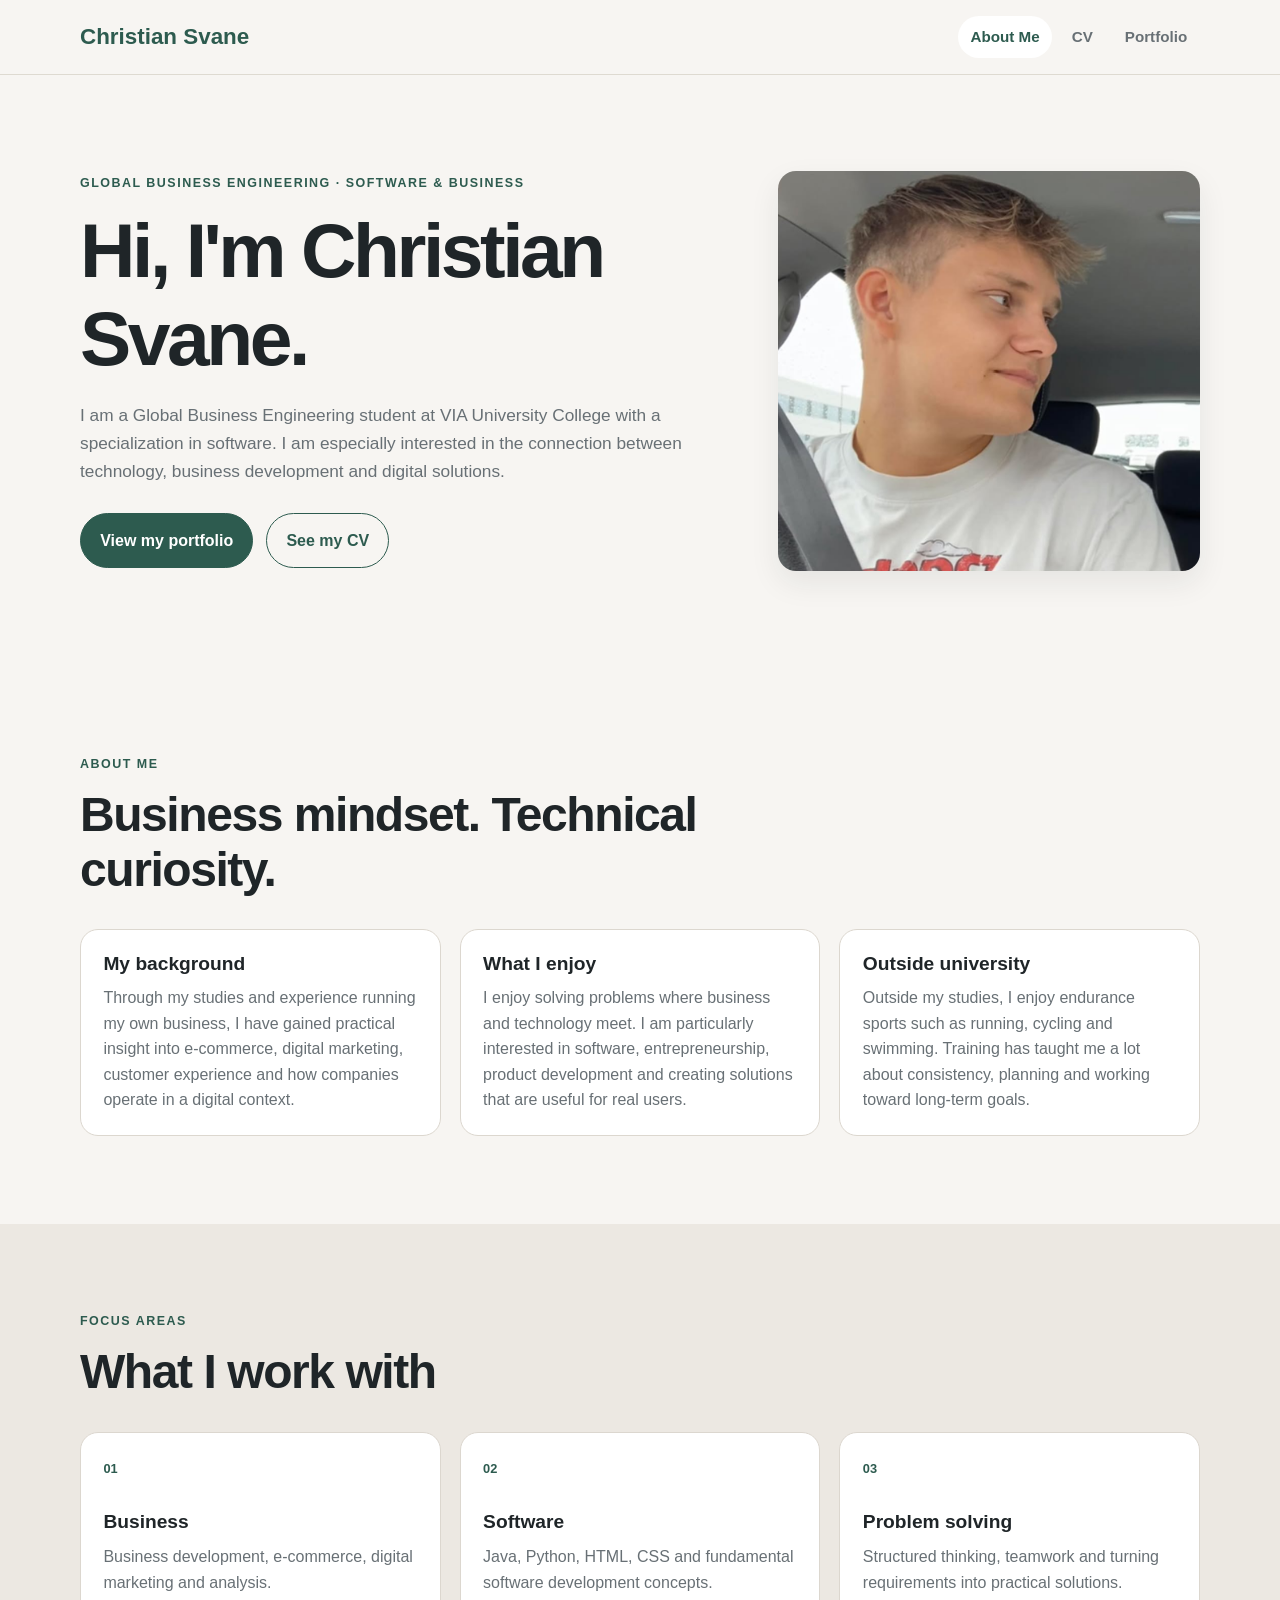
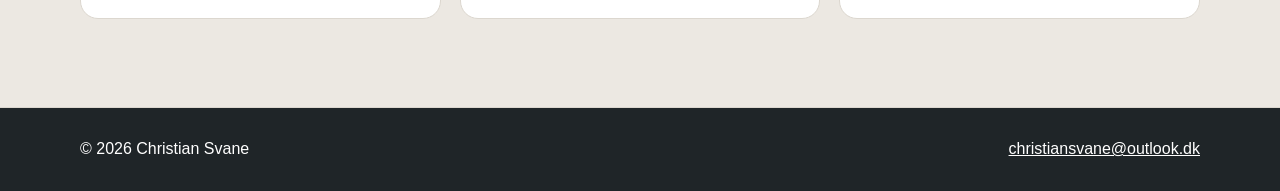
<file: index.html>
<!DOCTYPE html>
<html lang="en">
<head>
    <meta charset="UTF-8">
    <meta name="viewport" content="width=device-width, initial-scale=1.0">
    <meta name="description" content="Christian Svane - Global Business Engineering student specializing in software, business and digital solutions.">
    <title>Christian Svane | About Me</title>
    <link rel="stylesheet" href="CSS/styles.css">
</head>

<body>
    <header class="header">
        <div class="container menu-container">
            <a class="logo" href="index.html">Christian Svane</a>

            <nav aria-label="Main navigation">
                <ul class="menu">
                    <li><a class="active" href="index.html" aria-current="page">About Me</a></li>
                    <li><a href="cv.html">CV</a></li>
                    <li><a href="portfolio.html">Portfolio</a></li>
                </ul>
            </nav>
        </div>
    </header>

    <main>
        <section class="intro">
            <div class="container intro-layout">
                <div class="intro-content">
                    <p class="small-title">Global Business Engineering · Software & Business</p>
                    <h1>Hi, I'm Christian Svane.</h1>
                    <p class="intro-text">
                        I am a Global Business Engineering student at VIA University College with a
                        specialization in software. I am especially interested in the connection
                        between technology, business development and digital solutions.
                    </p>

                    <div class="buttons">
                        <a class="button green-button" href="portfolio.html">View my portfolio</a>
                        <a class="button white-button" href="cv.html">See my CV</a>
                    </div>
                </div>

                <div class="intro-picture">
                    <img
                        class="profile-picture"
                        src="images/profile-picture.png"
                        alt="Profile picture of Christian Svane">
                </div>
            </div>
        </section>

        <section class="section" aria-labelledby="about-heading">
            <div class="container">
                <div class="section-title">
                    <p class="small-title">About me</p>
                    <h2 id="about-heading">Business mindset. Technical curiosity.</h2>
                </div>

                <div class="about-boxes">
                    <article class="about-box">
                        <h3>My background</h3>
                        <p>
                            Through my studies and experience running my own business, I have gained
                            practical insight into e-commerce, digital marketing, customer experience
                            and how companies operate in a digital context.
                        </p>
                    </article>

                    <article class="about-box">
                        <h3>What I enjoy</h3>
                        <p>
                            I enjoy solving problems where business and technology meet. I am
                            particularly interested in software, entrepreneurship, product development
                            and creating solutions that are useful for real users.
                        </p>
                    </article>

                    <article class="about-box">
                        <h3>Outside university</h3>
                        <p>
                            Outside my studies, I enjoy endurance sports such as running, cycling and
                            swimming. Training has taught me a lot about consistency, planning and
                            working toward long-term goals.
                        </p>
                    </article>
                </div>
            </div>
        </section>

        <section class="section grey-section" aria-labelledby="skills-heading">
            <div class="container">
                <div class="section-title">
                    <p class="small-title">Focus areas</p>
                    <h2 id="skills-heading">What I work with</h2>
                </div>

                <div class="skill-boxes">
                    <article class="skill-box">
                        <span class="number">01</span>
                        <h3>Business</h3>
                        <p>Business development, e-commerce, digital marketing and analysis.</p>
                    </article>

                    <article class="skill-box">
                        <span class="number">02</span>
                        <h3>Software</h3>
                        <p>Java, Python, HTML, CSS and fundamental software development concepts.</p>
                    </article>

                    <article class="skill-box">
                        <span class="number">03</span>
                        <h3>Problem solving</h3>
                        <p>Structured thinking, teamwork and turning requirements into practical solutions.</p>
                    </article>
                </div>
            </div>
        </section>
    </main>

    <footer class="footer">
        <div class="container footer-container">
            <p>© 2026 Christian Svane</p>
            <a href="mailto:christiansvane@outlook.dk">christiansvane@outlook.dk</a>
        </div>
    </footer>
</body>
</html>
</file>
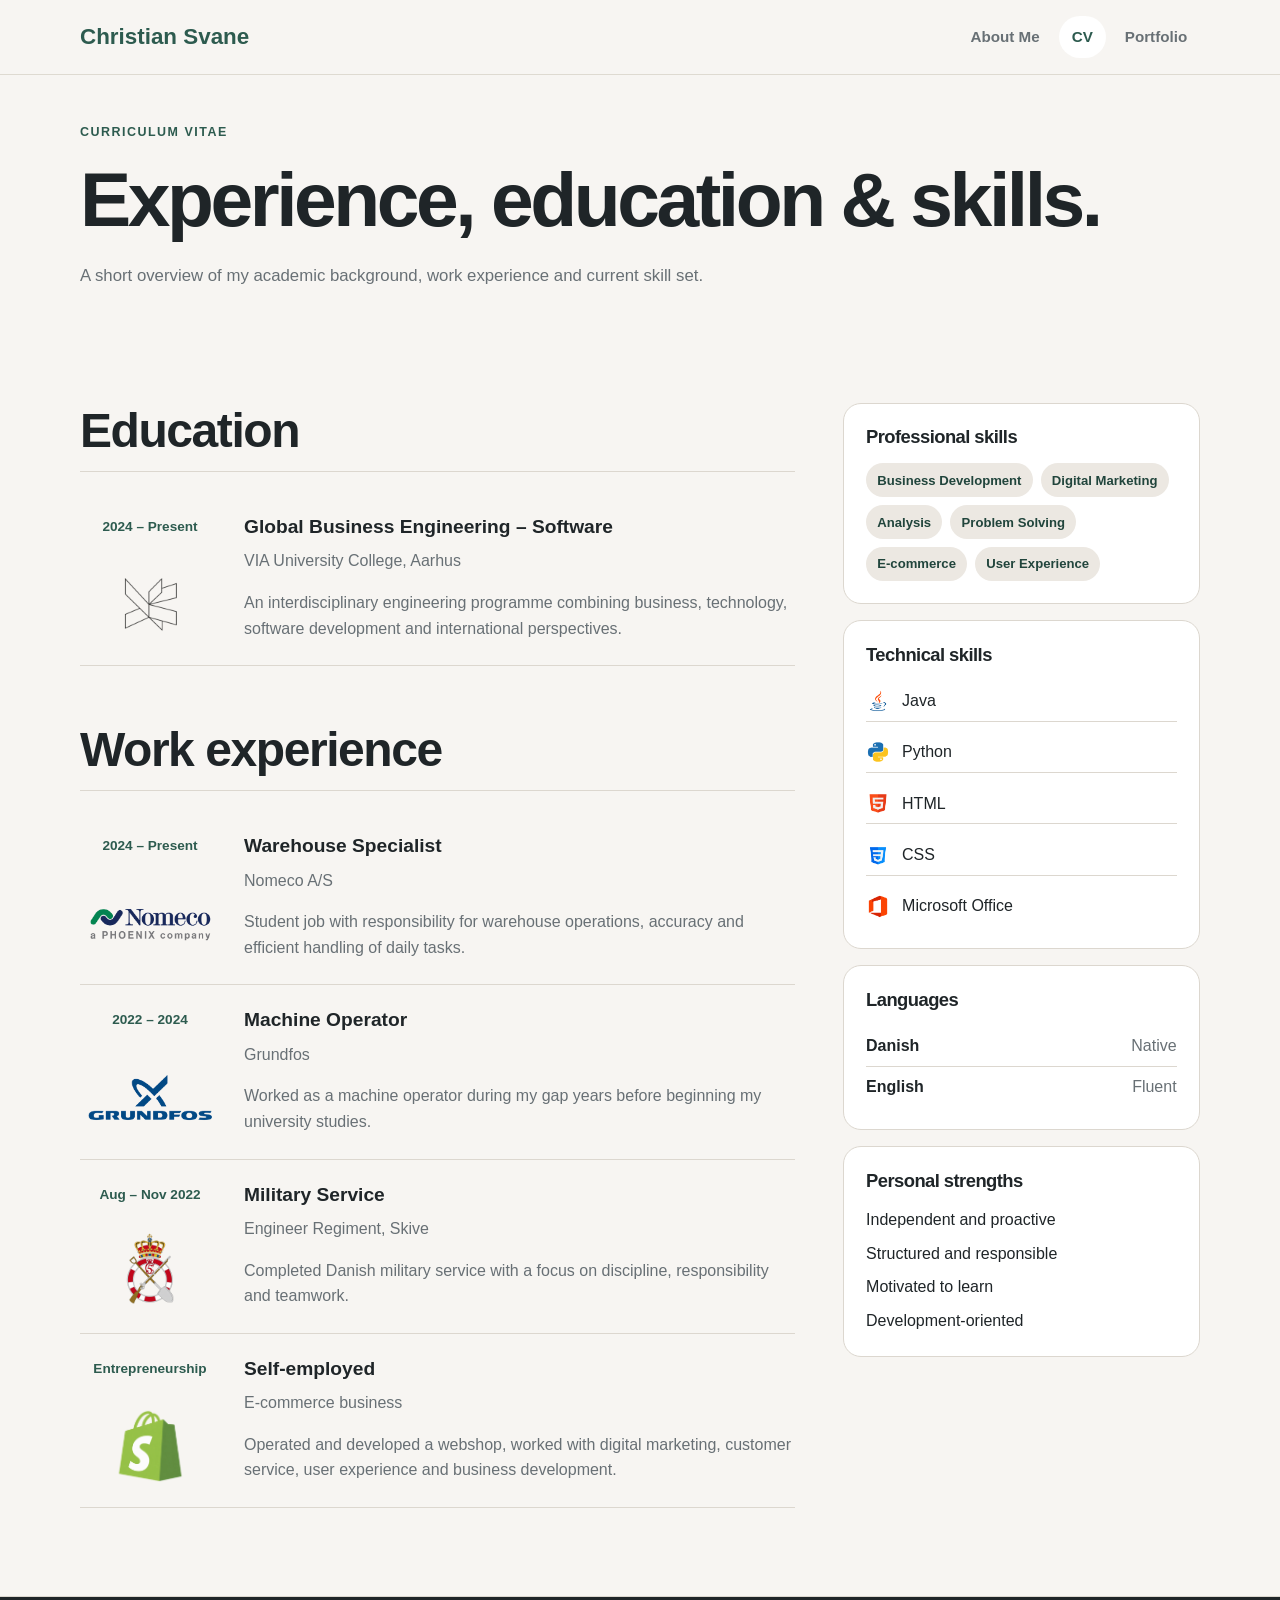
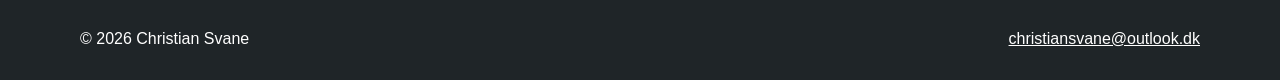
<file: cv.html>
<!DOCTYPE html>
<html lang="en">
<head>
    <meta charset="UTF-8">
    <meta name="viewport" content="width=device-width, initial-scale=1.0">
    <meta name="description" content="CV for Christian Svane - education, experience, skills and languages.">
    <title>Christian Svane | CV</title>
    <link rel="stylesheet" href="CSS/styles.css">
</head>

<body>
    <header class="header">
        <div class="container menu-container">
            <a class="logo" href="index.html">Christian Svane</a>

            <nav aria-label="Main navigation">
                <ul class="menu">
                    <li><a href="index.html">About Me</a></li>
                    <li><a class="active" href="cv.html" aria-current="page">CV</a></li>
                    <li><a href="portfolio.html">Portfolio</a></li>
                </ul>
            </nav>
        </div>
    </header>

    <main>
        <section class="page-title">
            <div class="container">
                <p class="small-title">Curriculum Vitae</p>
                <h1>Experience, education & skills.</h1>
                <p>
                    A short overview of my academic background, work experience and current skill set.
                </p>
            </div>
        </section>

        <section class="section">
            <div class="container cv-container">
                <div class="cv-content">
                    <section class="cv-section" aria-labelledby="education-heading">
                        <h2 id="education-heading">Education</h2>

                        <article class="cv-item">
                            <div class="cv-date">
                                <span>2024 – Present</span>
                                <img
                                    class="education-logo"
                                    src="images/via-logo.png"
                                    alt="VIA University College logo">
                            </div>
                            <div>
                                <h3>Global Business Engineering – Software</h3>
                                <p class="grey-text">VIA University College, Aarhus</p>
                                <p>
                                    An interdisciplinary engineering programme combining business,
                                    technology, software development and international perspectives.
                                </p>
                            </div>
                        </article>
                    </section>

                    <section class="cv-section" aria-labelledby="experience-heading">
                        <h2 id="experience-heading">Work experience</h2>

                        <article class="cv-item">
                            <div class="cv-date">
                                <span>2024 – Present</span>
                                <img
                                    class="company-logo"
                                    src="images/nomeco-logo.png"
                                    alt="Nomeco logo">
                            </div>
                            <div>
                                <h3>Warehouse Specialist</h3>
                                <p class="grey-text">Nomeco A/S</p>
                                <p>
                                    Student job with responsibility for warehouse operations,
                                    accuracy and efficient handling of daily tasks.
                                </p>
                                
                            </div>
                        </article>

                        <article class="cv-item">
                            <div class="cv-date">
                                <span>2022 – 2024</span>
                                <img
                                    class="company-logo"
                                    src="images/grundfos-logo.png"
                                    alt="Grundfos logo">
                            </div>
                            <div>
                                <h3>Machine Operator</h3>
                                <p class="grey-text">Grundfos</p>
                                <p>
                                    Worked as a machine operator during my gap years before beginning
                                    my university studies.
                                </p>
                        
                            </div>
                        </article>

                        <article class="cv-item">
                            <div class="cv-date">
                                <span>Aug – Nov 2022</span>
                                <img
                                    class="company-logo" src="images/igr-logo.png"
                                    alt="IGR logo">
                            </div>
                            <div>
                                <h3>Military Service</h3>
                                <p class="grey-text">Engineer Regiment, Skive</p>
                                <p>
                                    Completed Danish military service with a focus on discipline,
                                    responsibility and teamwork.
                                </p>
                            </div>
                        </article>

                        <article class="cv-item">
                            <div class="cv-date">
                                <span>Entrepreneurship</span>
                                 <img class="company-logo" src="images/shopify-logo.png" alt="Shopify logo">
                            </div>
                            <div>
                                <h3>Self-employed</h3>
                                <p class="grey-text">E-commerce business</p>
                                <p>
                                    Operated and developed a webshop, worked with digital marketing,
                                    customer service, user experience and business development.
                                </p>
                            </div>
                        </article>
                    </section>
                </div>

                <aside class="side-column" aria-label="Skills and additional information">
                    <section class="side-box">
                        <h2>Professional skills</h2>
                        <ul class="skills-list">
                            <li>Business Development</li>
                            <li>Digital Marketing</li>
                            <li>Analysis</li>
                            <li>Problem Solving</li>
                            <li>E-commerce</li>
                            <li>User Experience</li>
                        </ul>
                    </section>

                    <section class="side-box">
    <h2>Technical skills</h2>

    <ul class="computer-skills">
        <li>
            <img class="small-icon" src="images/java-logo.png" alt="">
            <span>Java</span>
        </li>
        <li>
            <img class="small-icon" src="images/python-logo.png" alt="">
            <span>Python</span>
        </li>
        <li>
            <img class="small-icon" src="images/html-logo.png" alt="">
            <span>HTML</span>
        </li>
        <li>
            <img class="small-icon" src="images/css-logo.png" alt="">
            <span>CSS</span>
        </li>
        <li>
            <img class="small-icon" src="images/office-logo.png" alt="">
            <span>Microsoft Office</span>
        </li>
    </ul>
</section>

                    <section class="side-box">
                        <h2>Languages</h2>
                        <dl class="language-list">
                            <div>
                                <dt>Danish</dt>
                                <dd>Native</dd>
                            </div>
                            <div>
                                <dt>English</dt>
                                <dd>Fluent</dd>
                            </div>
                        </dl>
                    </section>

                    <section class="side-box">
                        <h2>Personal strengths</h2>
                        <ul class="strengths-list">
                            <li>Independent and proactive</li>
                            <li>Structured and responsible</li>
                            <li>Motivated to learn</li>
                            <li>Development-oriented</li>
                        </ul>
                    </section>
                </aside>
            </div>
        </section>
    </main>

    <footer class="footer">
        <div class="container footer-container">
            <p>© 2026 Christian Svane</p>
            <a href="mailto:christiansvane@outlook.dk">christiansvane@outlook.dk</a>
        </div>
    </footer>
</body>
</html>
</file>
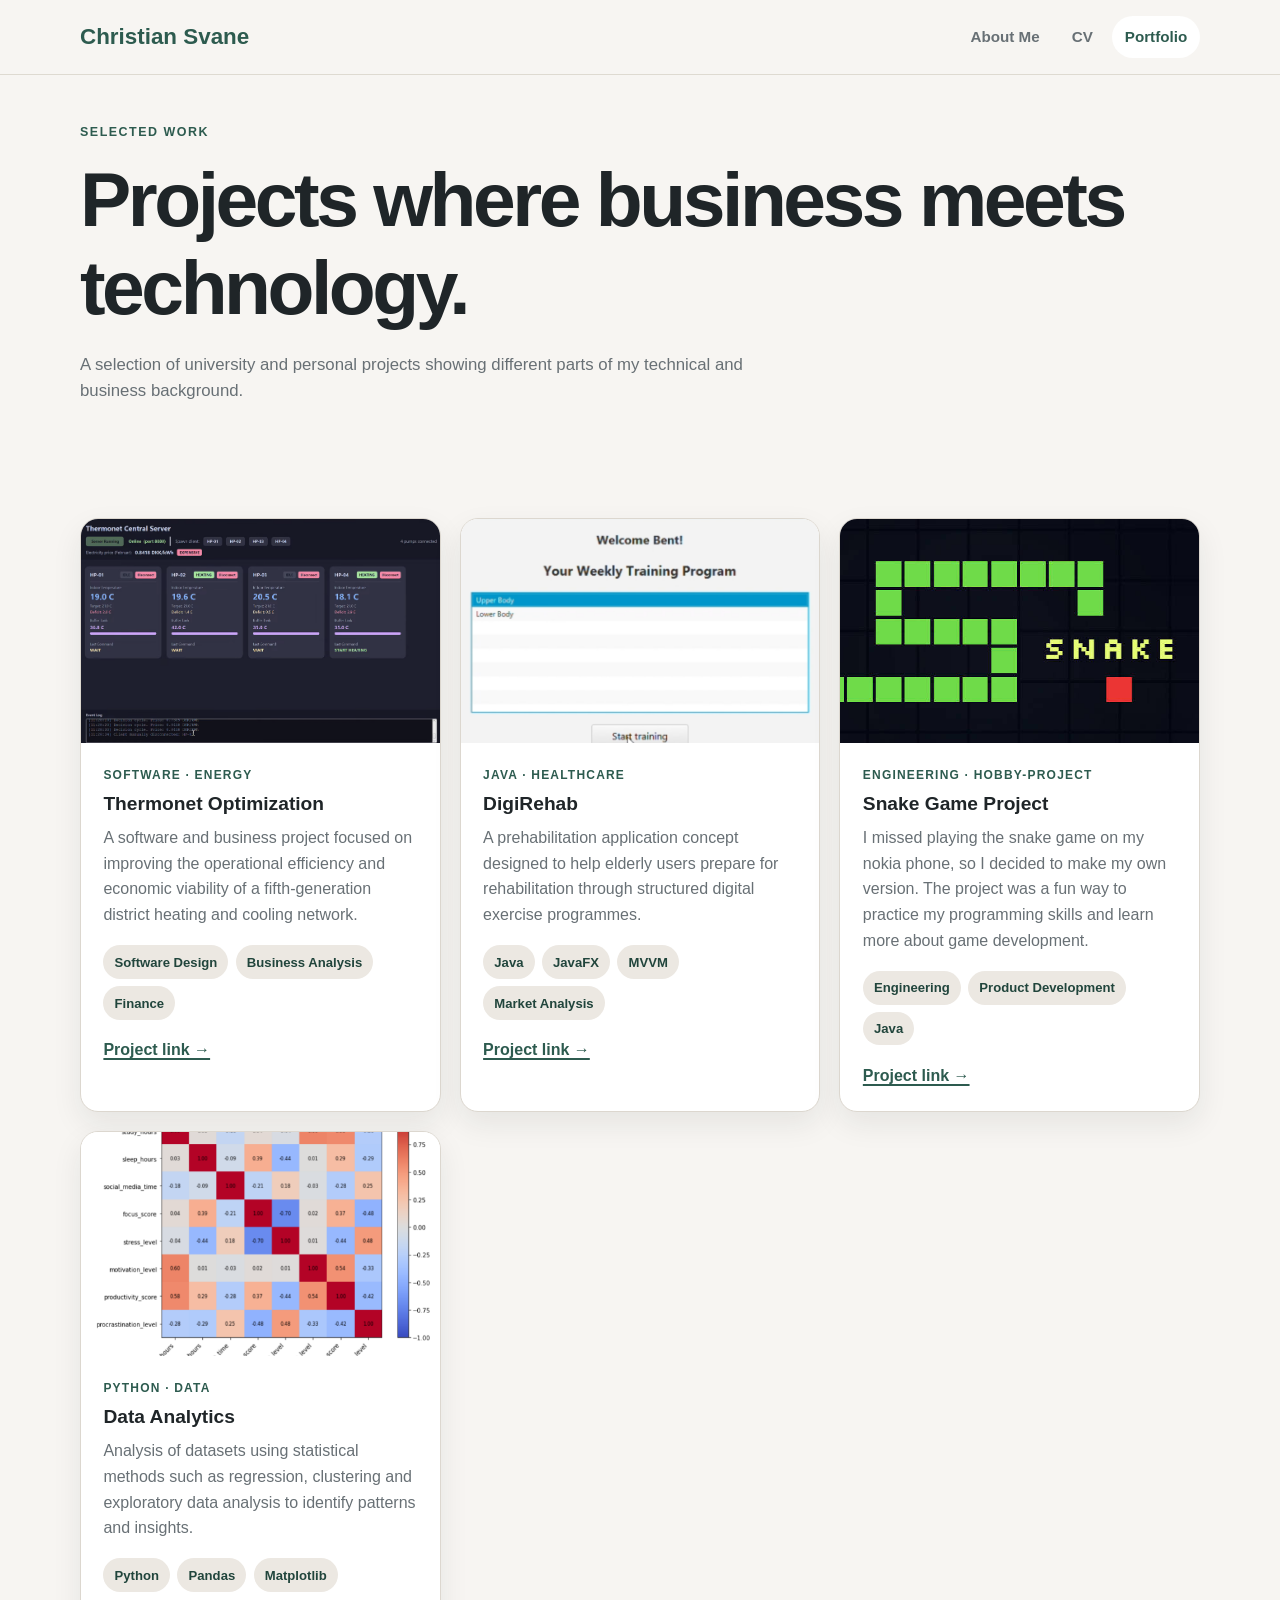
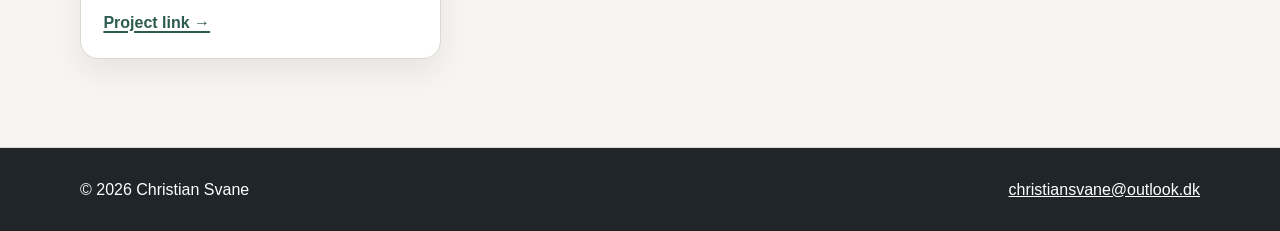
<file: portfolio.html>
<!DOCTYPE html>
<html lang="en">
<head>
    <meta charset="UTF-8">
    <meta name="viewport" content="width=device-width, initial-scale=1.0">
    <meta name="description" content="Portfolio projects by Christian Svane.">
    <title>Christian Svane | Portfolio</title>
    <link rel="stylesheet" href="CSS/styles.css">
</head>

<body>
    <header class="header">
        <div class="container menu-container">
            <a class="logo" href="index.html">Christian Svane</a>

            <nav aria-label="Main navigation">
                <ul class="menu">
                    <li><a href="index.html">About Me</a></li>
                    <li><a href="cv.html">CV</a></li>
                    <li><a class="active" href="portfolio.html" aria-current="page">Portfolio</a></li>
                </ul>
            </nav>
        </div>
    </header>

    <main>
        <section class="page-title">
            <div class="container">
                <p class="small-title">Selected work</p>
                <h1>Projects where business meets technology.</h1>
                <p>
                    A selection of university and personal projects showing different parts of my
                    technical and business background.
                </p>
            </div>
        </section>

        <section class="section" aria-labelledby="projects-heading">
            <div class="container">
                <h2 id="projects-heading" class="hidden-heading">Portfolio projects</h2>

                <div class="projects">
                    <article class="project" id="thermonet">
                        <img src="images/thermonet-project.png" alt="Thermonet project illustration">
                        <div class="project-text">
                            <p class="project-category">Software · Energy</p>
                            <h3>Thermonet Optimization</h3>
                            <p>
                                A software and business project focused on improving the operational
                                efficiency and economic viability of a fifth-generation district
                                heating and cooling network.
                            </p>
                            <ul class="project-skills" aria-label="Technologies used">
                                <li>Software Design</li>
                                <li>Business Analysis</li>
                                <li>Finance</li>
                            </ul>
                            <a class="project-link" href="https://github.com/christiansvane-jpg/Thermonet" target="_blank" rel="noopener noreferrer">Project link →</a>
                        </div>
                    </article>

                    <article class="project" id="digirehab">
                        <img src="images/digirehab-project.png" alt="DigiRehab project illustration">
                        <div class="project-text">
                            <p class="project-category">Java · Healthcare</p>
                            <h3>DigiRehab</h3>
                            <p>
                                A prehabilitation application concept designed to help elderly users
                                prepare for rehabilitation through structured digital exercise programmes.
                            </p>
                            <ul class="project-skills" aria-label="Technologies used">
                                <li>Java</li>
                                <li>JavaFX</li>
                                <li>MVVM</li>
                                <li>Market Analysis</li>
                            </ul>
                            <a class="project-link" href="https://github.com/christiansvane-jpg/Digirehab" target="_blank" rel="noopener noreferrer">Project link →</a>
                        </div>
                    </article>

                    <article class="project" id="Snakegame">
                        <img src="images/snakegame-project.png" alt="Snake game project illustration">
                        <div class="project-text">
                            <p class="project-category">Engineering · Hobby-project</p>
                            <h3>Snake Game Project</h3>
                            <p>
                                I missed playing the snake game on my nokia phone, so I decided to make 
                                my own version. The project was a fun way to practice my programming skills and learn more about game development.
                            </p>
                            <ul class="project-skills" aria-label="Technologies used">
                                <li>Engineering</li>
                                <li>Product Development</li>
                                <li>Java</li>
                            </ul>
                            <a class="project-link" href="https://github.com/christiansvane-jpg/Snakegame" target="_blank" rel="noopener noreferrer">Project link →</a>
                        </div>
                    </article>

                    <article class="project" id="data-analysis">
                        <img src="images/data-analysis-project.png" alt="Data analytics project illustration">
                        <div class="project-text">
                            <p class="project-category">Python · Data</p>
                            <h3>Data Analytics</h3>
                            <p>
                                Analysis of datasets using statistical methods such as regression,
                                clustering and exploratory data analysis to identify patterns and insights.
                            </p>
                            <ul class="project-skills" aria-label="Technologies used">
                                <li>Python</li>
                                <li>Pandas</li>
                                <li>Matplotlib</li>
                            </ul>
                            <a class="project-link" href="https://github.com/christiansvane-jpg/Dataanalysis" target="_blank" rel="noopener noreferrer">Project link →</a>
                        </div>
                    </article>
                </div>
            </div>
        </section>
    </main>

    <footer class="footer">
        <div class="container footer-container">
            <p>© 2026 Christian Svane</p>
            <a href="mailto:christiansvane@outlook.dk">christiansvane@outlook.dk</a>
        </div>
    </footer>
</body>
</html>
</file>
<file: CSS/styles.css>
:root {
    --bg: #f7f5f2;
    --surface: #ffffff;
    --surface-alt: #ece8e2;
    --text: #1f2528;
    --muted: #687075;
    --accent: #2d5b4f;
    --accent-dark: #21453c;
    --border: #dcd7cf;
    --max-width: 1120px;
    --radius: 18px;
    --shadow: 0 12px 30px rgba(31, 37, 40, 0.08);
}

* {
    box-sizing: border-box;
}

html {
    scroll-behavior: smooth;
}

body {
    margin: 0;
    background: var(--bg);
    color: var(--text);
    font-family: Arial, Helvetica, sans-serif;
    line-height: 1.6;
}

img {
    display: block;
    max-width: 100%;
}

a {
    color: inherit;
}

h1,
h2,
h3,
p {
    margin-top: 0;
}

h1,
h2,
h3 {
    line-height: 1.15;
}

h1 {
    margin-bottom: 1.25rem;
    font-size: clamp(2.4rem, 10vw, 4.8rem);
    letter-spacing: -0.045em;
}

h2 {
    margin-bottom: 1.25rem;
    font-size: clamp(1.8rem, 7vw, 3rem);
    letter-spacing: -0.03em;
}

h3 {
    margin-bottom: 0.65rem;
    font-size: 1.2rem;
}

.container {
    width: min(100% - 2rem, var(--max-width));
    margin-inline: auto;
}

.section {
    padding: 4rem 0;
}

.grey-section {
    background: var(--surface-alt);
}

.small-title {
    margin-bottom: 0.75rem;
    color: var(--accent);
    font-size: 0.78rem;
    font-weight: 700;
    letter-spacing: 0.12em;
    text-transform: uppercase;
}

.grey-text {
    color: var(--muted);
}

.hidden-heading {
    position: absolute;
    width: 1px;
    height: 1px;
    padding: 0;
    margin: -1px;
    overflow: hidden;
    clip: rect(0, 0, 0, 0);
    white-space: nowrap;
    border: 0;
}

.header {
    position: sticky;
    top: 0;
    z-index: 10;
    border-bottom: 1px solid rgba(220, 215, 207, 0.9);
    background: rgba(247, 245, 242, 0.95);
}

.menu-container {
    display: flex;
    flex-direction: column;
    gap: 0.75rem;
    padding: 1rem 0;
}

.logo {
    width: fit-content;
    color: var(--accent);
    font-size: 1.4rem;
    font-weight: 800;
    text-decoration: none;
}

.menu {
    display: flex;
    flex-wrap: wrap;
    gap: 0.4rem;
    margin: 0;
    padding: 0;
    list-style: none;
}

.menu a {
    display: block;
    padding: 0.55rem 0.8rem;
    border-radius: 999px;
    color: var(--muted);
    font-size: 0.95rem;
    font-weight: 700;
    text-decoration: none;
}

.menu a:hover,
.menu a:focus-visible,
.menu a.active {
    background: var(--surface);
    color: var(--accent);
}

.intro {
    padding: 4rem 0;
}

.intro-layout {
    display: grid;
    gap: 2.5rem;
    align-items: center;
}

.intro-text {
    max-width: 680px;
    color: var(--muted);
    font-size: 1.08rem;
}

.buttons {
    display: flex;
    flex-wrap: wrap;
    gap: 0.8rem;
    margin-top: 1.75rem;
}

.button {
    display: inline-block;
    padding: 0.85rem 1.2rem;
    border: 1px solid var(--accent);
    border-radius: 999px;
    font-weight: 700;
    text-decoration: none;
}

.green-button {
    background: var(--accent);
    color: #ffffff;
}

.green-button:hover,
.green-button:focus-visible {
    background: var(--accent-dark);
}

.white-button {
    color: var(--accent);
}

.white-button:hover,
.white-button:focus-visible {
    background: var(--surface);
}

.intro-picture {
    max-width: 500px;
}

.profile-picture {
    width: 100%;
    border-radius: var(--radius);
    box-shadow: var(--shadow);
}

.section-title {
    max-width: 700px;
    margin-bottom: 2rem;
}

.about-boxes,
.skill-boxes,
.projects {
    display: grid;
    gap: 1.2rem;
}

.about-box,
.skill-box,
.side-box {
    padding: 1.4rem;
    border: 1px solid var(--border);
    border-radius: var(--radius);
    background: var(--surface);
}

.about-box p,
.skill-box p {
    margin-bottom: 0;
    color: var(--muted);
}

.number {
    display: inline-block;
    margin-bottom: 2rem;
    color: var(--accent);
    font-size: 0.8rem;
    font-weight: 800;
}

.page-title {
    padding: 4rem 0 2rem;
}

.page-title p:not(.small-title) {
    max-width: 700px;
    color: var(--muted);
    font-size: 1.05rem;
}

.cv-container {
    display: grid;
    gap: 2rem;
}

.cv-section + .cv-section {
    margin-top: 3.5rem;
}

.cv-section > h2 {
    padding-bottom: 0.8rem;
    border-bottom: 1px solid var(--border);
}

.cv-item {
    display: grid;
    gap: 0.5rem;
    padding: 1.5rem 0;
    border-bottom: 1px solid var(--border);
}

.cv-date {
    color: var(--accent);
    font-size: 0.85rem;
    font-weight: 700;
    display: flex;
    flex-direction: column;
    align-items: center;
    text-align: center;
    gap: 1rem;
}

.cv-item p:last-child {
    margin-bottom: 0;
    color: var(--muted);
}

.side-column {
    display: grid;
    gap: 1rem;
    align-content: start;
}

.side-box h2 {
    margin-bottom: 1rem;
    font-size: 1.15rem;
}

.skills-list,
.strengths-list,
.project-skills {
    margin: 0;
    padding: 0;
    list-style: none;
}

.skills-list {
    display: flex;
    flex-wrap: wrap;
    gap: 0.5rem;
}

.skills-list li,
.project-skills li {
    padding: 0.4rem 0.7rem;
    border-radius: 999px;
    background: var(--surface-alt);
    color: var(--accent-dark);
    font-size: 0.82rem;
    font-weight: 700;
}

.strengths-list {
    display: grid;
    gap: 0.5rem;
}

.language-list {
    margin: 0;
}

.language-list div {
    display: flex;
    justify-content: space-between;
    gap: 1rem;
    padding: 0.45rem 0;
    border-bottom: 1px solid var(--border);
}

.language-list div:last-child {
    border-bottom: 0;
}

.language-list dt {
    font-weight: 700;
}

.language-list dd {
    margin: 0;
    color: var(--muted);
}
.computer-skills {
    margin: 0;
    padding: 0;
    list-style: none;
    display: grid;
    gap: 0.65rem;
}

.computer-skills li {
    display: flex;
    align-items: center;
    gap: 0.75rem;
    padding: 0.45rem 0;
    border-bottom: 1px solid var(--border);
}

.computer-skills li:last-child {
    border-bottom: 0;
}

.small-icon {
    width: 24px;
    height: 24px;
    object-fit: contain;
    flex-shrink: 0;
}

.project {
    overflow: hidden;
    border: 1px solid var(--border);
    border-radius: var(--radius);
    background: var(--surface);
    box-shadow: var(--shadow);
}

.project img {
    width: 100%;
    aspect-ratio: 16 / 10;
    object-fit: cover;
    background: var(--surface-alt);
}

.project-text {
    padding: 1.4rem;
}

.project-text > p:not(.project-category) {
    color: var(--muted);
}

.project-category {
    margin-bottom: 0.5rem;
    color: var(--accent);
    font-size: 0.75rem;
    font-weight: 800;
    letter-spacing: 0.1em;
    text-transform: uppercase;
}

.project-skills {
    display: flex;
    flex-wrap: wrap;
    gap: 0.45rem;
    margin: 1.1rem 0;
}

.project-link {
    color: var(--accent);
    font-weight: 800;
    text-decoration-thickness: 2px;
    text-underline-offset: 0.2em;
}
.company-logo {
     width: 130px;
    height: 75px;
    object-fit: contain;
    margin-top: 0.75rem;
}
.education-logo {
    width: 130px;
    height: 75px;
    object-fit: contain;
    margin-top: 0.75rem;
}

.footer {
    border-top: 1px solid var(--border);
    background: var(--text);
    color: #ffffff;
}

.footer-container {
    display: flex;
    flex-direction: column;
    gap: 0.5rem;
    padding: 1.8rem 0;
}

.footer-container p {
    margin-bottom: 0;
}

.footer-container a {
    color: #ffffff;
}

@media (min-width: 768px) {
    .container {
        width: min(100% - 3rem, var(--max-width));
    }

    .menu-container {
        flex-direction: row;
        align-items: center;
        justify-content: space-between;
    }

    .intro {
        padding: 6rem 0;
    }

    .intro-layout {
        grid-template-columns: 1.2fr 0.8fr;
        gap: 4rem;
    }

    .about-boxes {
        grid-template-columns: repeat(3, 1fr);
    }

    .skill-boxes {
        grid-template-columns: repeat(3, 1fr);
    }

    .cv-container {
        grid-template-columns: minmax(0, 2fr) minmax(260px, 1fr);
        gap: 3rem;
    }

    .cv-item {
        grid-template-columns: 140px 1fr;
        gap: 1.5rem;
    }

    .projects {
        grid-template-columns: repeat(2, minmax(0, 1fr));
    }

    .footer-container {
        flex-direction: row;
        align-items: center;
        justify-content: space-between;
    }
}

@media (min-width: 1024px) {
    .section {
        padding: 5.5rem 0;
    }

    .page-title {
        padding: 3rem 0 0.5rem;
    }

    .projects {
        grid-template-columns: repeat(3, minmax(0, 1fr));
    }

    .project {
        transition: transform 180ms ease, box-shadow 180ms ease;
    }

    .project:hover {
        transform: translateY(-4px);
        box-shadow: 0 16px 36px rgba(31, 37, 40, 0.12);
    }
}
</file>
